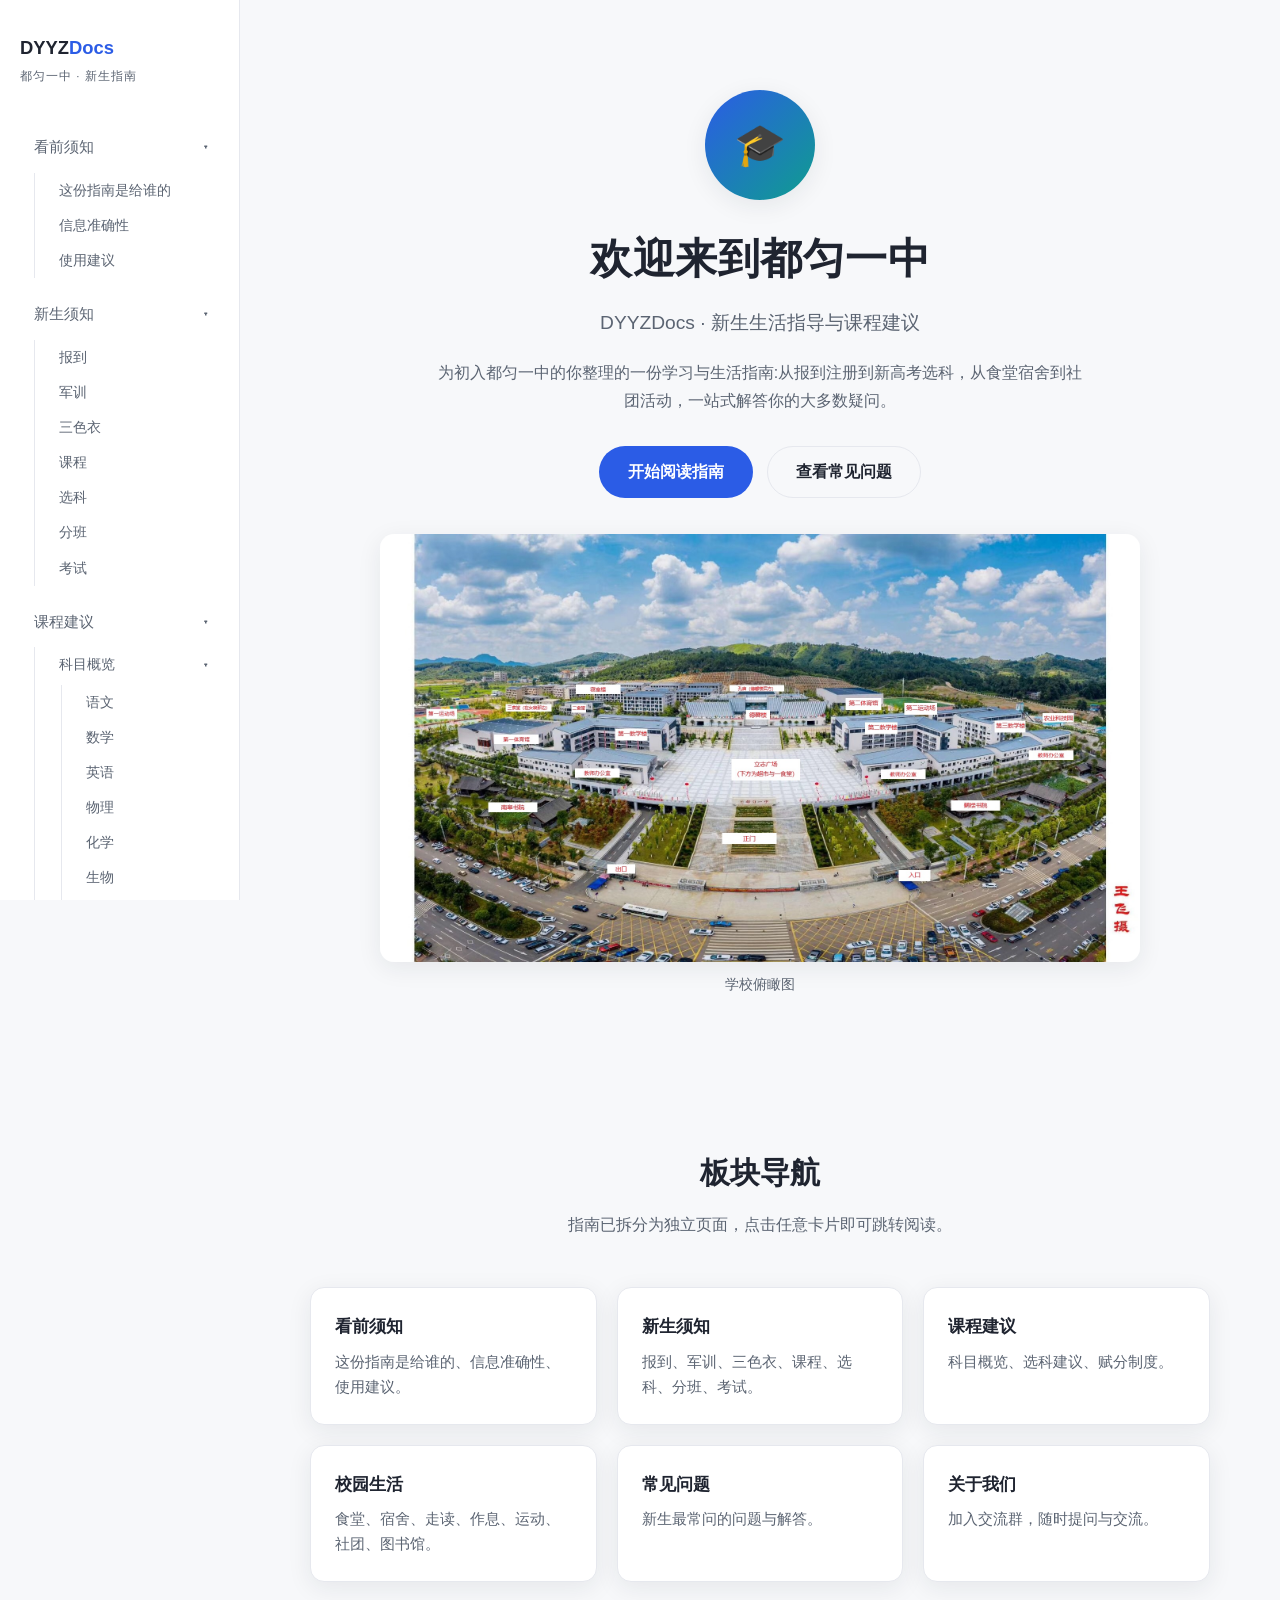
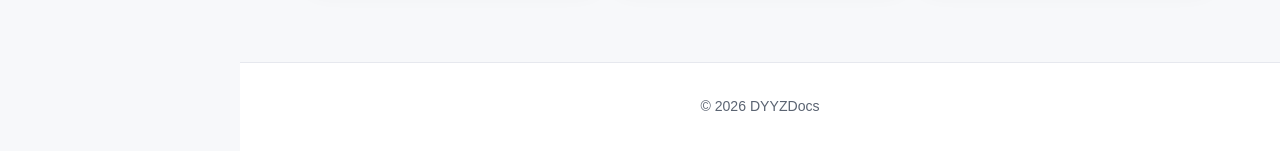
<file: index.html>
﻿<!DOCTYPE html>
<html lang="zh-CN">
<head>
<meta charset="UTF-8">
<meta name="viewport" content="width=device-width, initial-scale=1.0">
<meta name="description" content="都匀一中新生生活指南">
<title>DYYZDocs</title>
<link rel="icon" href="favicon.ico" type="image/x-icon">
<link rel="stylesheet" href="style.css">
</head>
<body><!-- ===== 左侧导航栏 ===== -->
<nav id="sideNav">
  <div class="inner">
    <div class="nav-head">
      <a href="index.html" class="logo">DYYZ<span>Docs</span></a>
      <button class="nav-close" onclick="closeNav()" aria-label="关闭菜单">✕</button>
    </div>
    <div class="nav-tag">都匀一中 · 新生指南</div>
    <ul class="nav-links" id="navLinks">
      <li class="nav-group open">
        <div class="nav-group-head">
          <a href="preread.html">看前须知</a>
          <button class="nav-group-toggle" onclick="toggleGroup(this)" aria-label="折叠">▸</button>
        </div>
        <ul class="nav-sublinks">
          <li><a href="preread.html#preread-audience">这份指南是给谁的</a></li>
          <li><a href="preread.html#preread-accuracy">信息准确性</a></li>
          <li><a href="preread.html#preread-howto">使用建议</a></li>
        </ul>
      </li>
      <li class="nav-group open">
        <div class="nav-group-head">
          <a href="essentials.html">新生须知</a>
          <button class="nav-group-toggle" onclick="toggleGroup(this)" aria-label="折叠">▸</button>
        </div>
        <ul class="nav-sublinks">
          <li><a href="essentials.html#es-report">报到</a></li>
          <li><a href="essentials.html#es-military">军训</a></li>
          <li><a href="essentials.html#es-uniform">三色衣</a></li>
          <li><a href="essentials.html#es-course">课程</a></li>
          <li><a href="essentials.html#es-subject">选科</a></li>
          <li><a href="essentials.html#es-class">分班</a></li>
          <li><a href="essentials.html#es-exam">考试</a></li>
        </ul>
      </li>
      <li class="nav-group open">
        <div class="nav-group-head">
          <a href="courses.html">课程建议</a>
          <button class="nav-group-toggle" onclick="toggleGroup(this)" aria-label="折叠">▸</button>
        </div>
        <ul class="nav-sublinks">
          <li class="nav-group open">
            <div class="nav-group-head">
              <a href="courses.html#course-subjects">科目概览</a>
              <button class="nav-group-toggle" onclick="toggleGroup(this)" aria-label="折叠">▸</button>
            </div>
            <ul class="nav-sublinks">
              <li><a href="courses.html#sub-yuwen">语文</a></li>
              <li><a href="courses.html#sub-shuxue">数学</a></li>
              <li><a href="courses.html#sub-yingyu">英语</a></li>
              <li><a href="courses.html#sub-wuli">物理</a></li>
              <li><a href="courses.html#sub-huaxue">化学</a></li>
              <li><a href="courses.html#sub-shengwu">生物</a></li>
              <li><a href="courses.html#sub-zhengzhi">政治</a></li>
              <li><a href="courses.html#sub-lishi">历史</a></li>
              <li><a href="courses.html#sub-dili">地理</a></li>
            </ul>
          </li>
          <li><a href="courses.html#course-select">选科建议</a></li>
          <li><a href="courses.html#course-score">赋分制度</a></li>
        </ul>
      </li>
      <li class="nav-group open">
        <div class="nav-group-head">
          <a href="life.html">校园生活</a>
          <button class="nav-group-toggle" onclick="toggleGroup(this)" aria-label="折叠">▸</button>
        </div>
        <ul class="nav-sublinks">
          <li><a href="life.html#life-canteen">食堂与餐饮</a></li>
          <li><a href="life.html#life-dorm">宿舍生活</a></li>
          <li><a href="life.html#life-day">走读</a></li>
          <li><a href="life.html#life-schedule">作息时间</a></li>
          <li><a href="life.html#life-sports">运动场地</a></li>
          <li><a href="life.html#life-club">社团与活动</a></li>
          <li><a href="life.html#life-library">图书馆</a></li>
        </ul>
      </li>
      <li class="nav-group open">
        <div class="nav-group-head">
          <a href="faq.html">常见问题</a>
          <button class="nav-group-toggle" onclick="toggleGroup(this)" aria-label="折叠">▸</button>
        </div>
        <ul class="nav-sublinks">
          <li><a href="faq.html#faq-dorm">住宿如何分配?</a></li>
          <li><a href="faq.html#faq-canteen">食堂如何收费?</a></li>
          <li><a href="faq.html#faq-help">遇到问题找谁?</a></li>
        </ul>
      </li>
      <li class="nav-group open">
        <div class="nav-group-head">
          <a href="about.html">关于我们</a>
          <button class="nav-group-toggle" onclick="toggleGroup(this)" aria-label="折叠">▸</button>
        </div>
        <ul class="nav-sublinks">
          <li><a href="about.html#au-qqgroup">QQ群</a></li>
          <li><a href="about.html#au-editor">编辑人</a></li>
        </ul>
      </li>
    </ul>
    <div class="nav-foot">
      <button class="sidebar-collapse" onclick="toggleSidebar()" aria-label="收起侧边栏">« 收起侧边栏</button>
    </div>
  </div>
</nav>

<!-- 移动端:打开按钮 + 遮罩;桌面端:侧边栏收起后浮现的展开按钮 -->
<button class="hamburger" onclick="openNav()" aria-label="打开菜单">☰</button>
<button class="sidebar-open" onclick="toggleSidebar()" aria-label="展开侧边栏">»</button>
<div class="overlay" id="overlay" onclick="closeNav()"></div><!-- ===== Hero ===== -->
<header class="hero" id="top">
  <div class="container">
    <div class="avatar">🎓</div>
    <h1>欢迎来到都匀一中</h1>
    <p class="subtitle">DYYZDocs · 新生生活指导与课程建议</p>
    <p class="intro">为初入都匀一中的你整理的一份学习与生活指南:从报到注册到新高考选科，从食堂宿舍到社团活动，一站式解答你的大多数疑问。</p>
    <div class="hero-actions">
      <a href="preread.html" class="btn btn-primary">开始阅读指南</a>
      <a href="faq.html" class="btn btn-ghost">查看常见问题</a>
    </div>
    <img src="dyyz.png" alt="都匀一中学校俯瞰图" class="school-aerial">
    <p class="school-aerial-cap">学校俯瞰图</p>
  </div>
</header><!-- ===== 板块导航 ===== -->
<section id="sections">
  <div class="container">
    <h2 class="section-title">板块导航</h2>
    <p class="section-sub">指南已拆分为独立页面，点击任意卡片即可跳转阅读。</p>
    <div class="cards">
      <a class="card" href="preread.html"><h3>看前须知</h3><p>这份指南是给谁的、信息准确性、使用建议。</p></a>
      <a class="card" href="essentials.html"><h3>新生须知</h3><p>报到、军训、三色衣、课程、选科、分班、考试。</p></a>
      <a class="card" href="courses.html"><h3>课程建议</h3><p>科目概览、选科建议、赋分制度。</p></a>
      <a class="card" href="life.html"><h3>校园生活</h3><p>食堂、宿舍、走读、作息、运动、社团、图书馆。</p></a>
      <a class="card" href="faq.html"><h3>常见问题</h3><p>新生最常问的问题与解答。</p></a>
      <a class="card" href="about.html"><h3>关于我们</h3><p>加入交流群，随时提问与交流。</p></a>
    </div>
  </div>
</section><footer>
  © 2026 DYYZDocs
</footer>

<script src="script.js"></script>
</body>
</html>
</file>
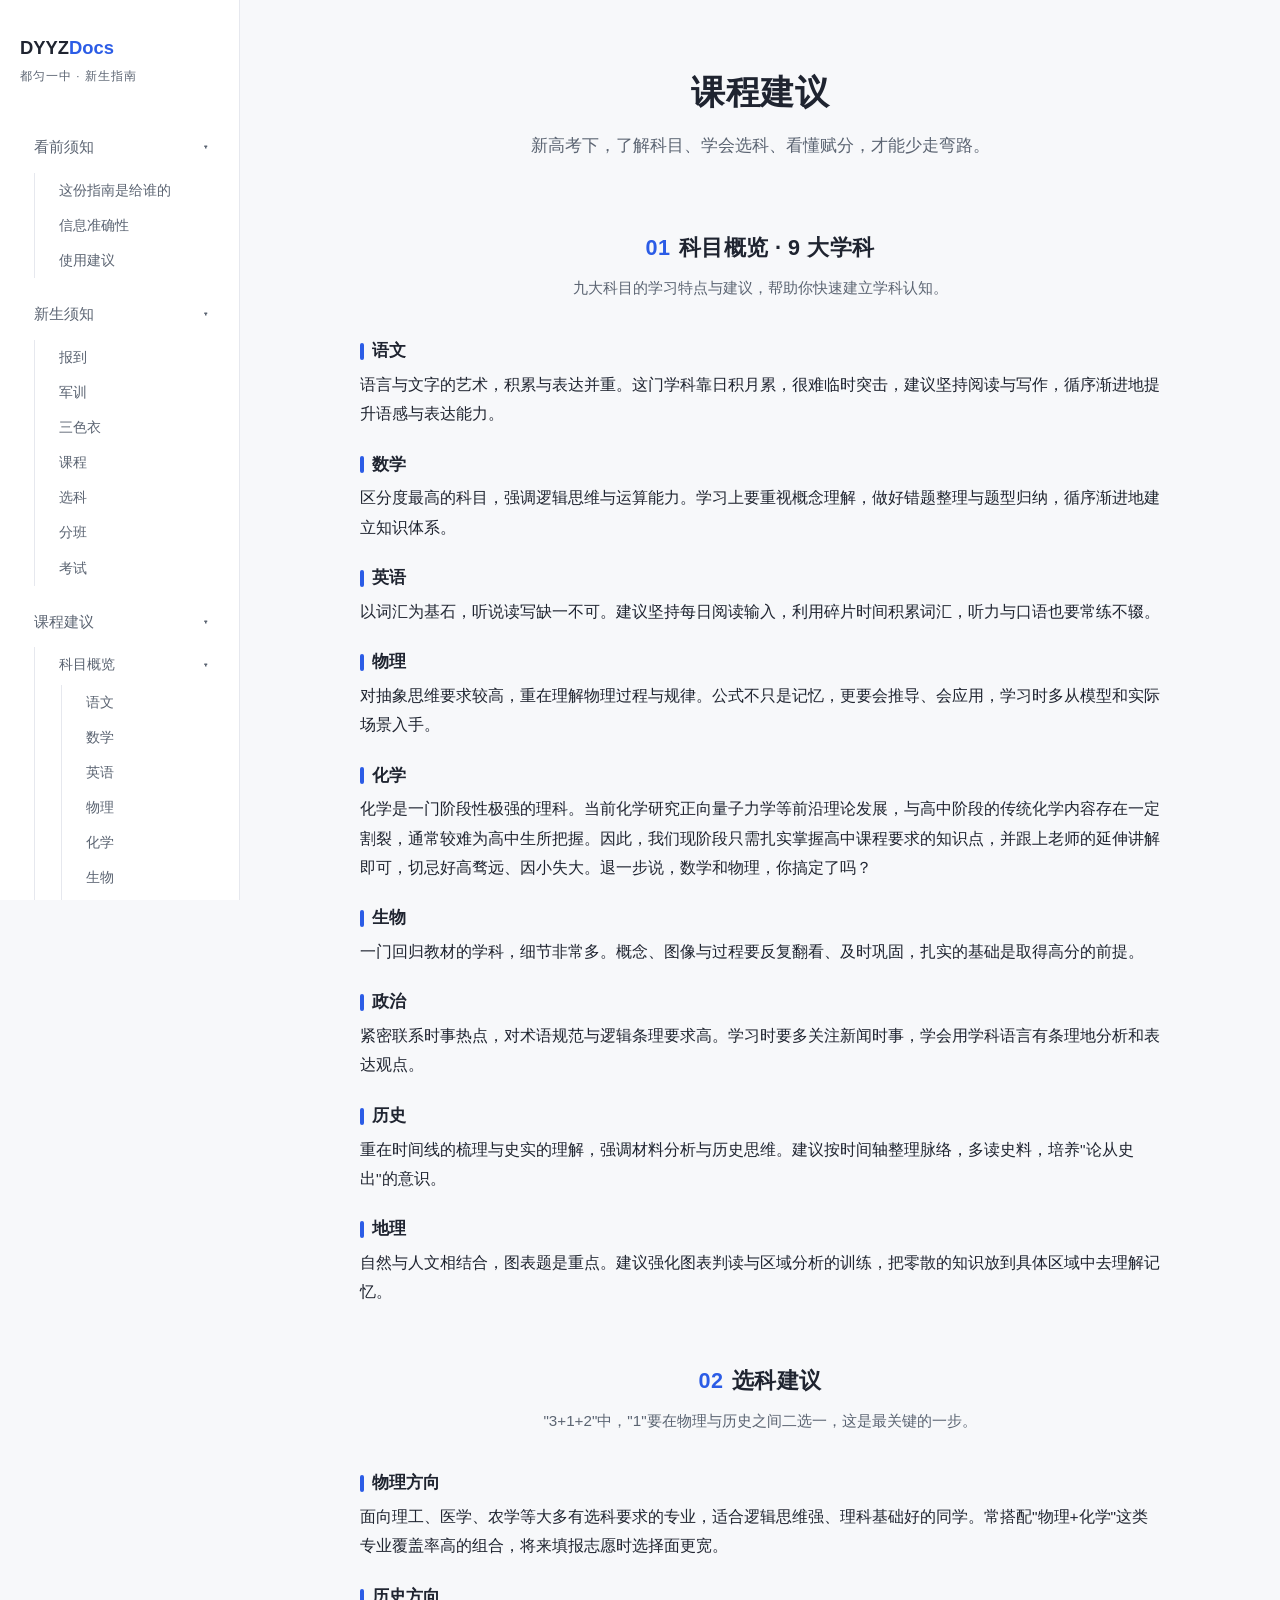
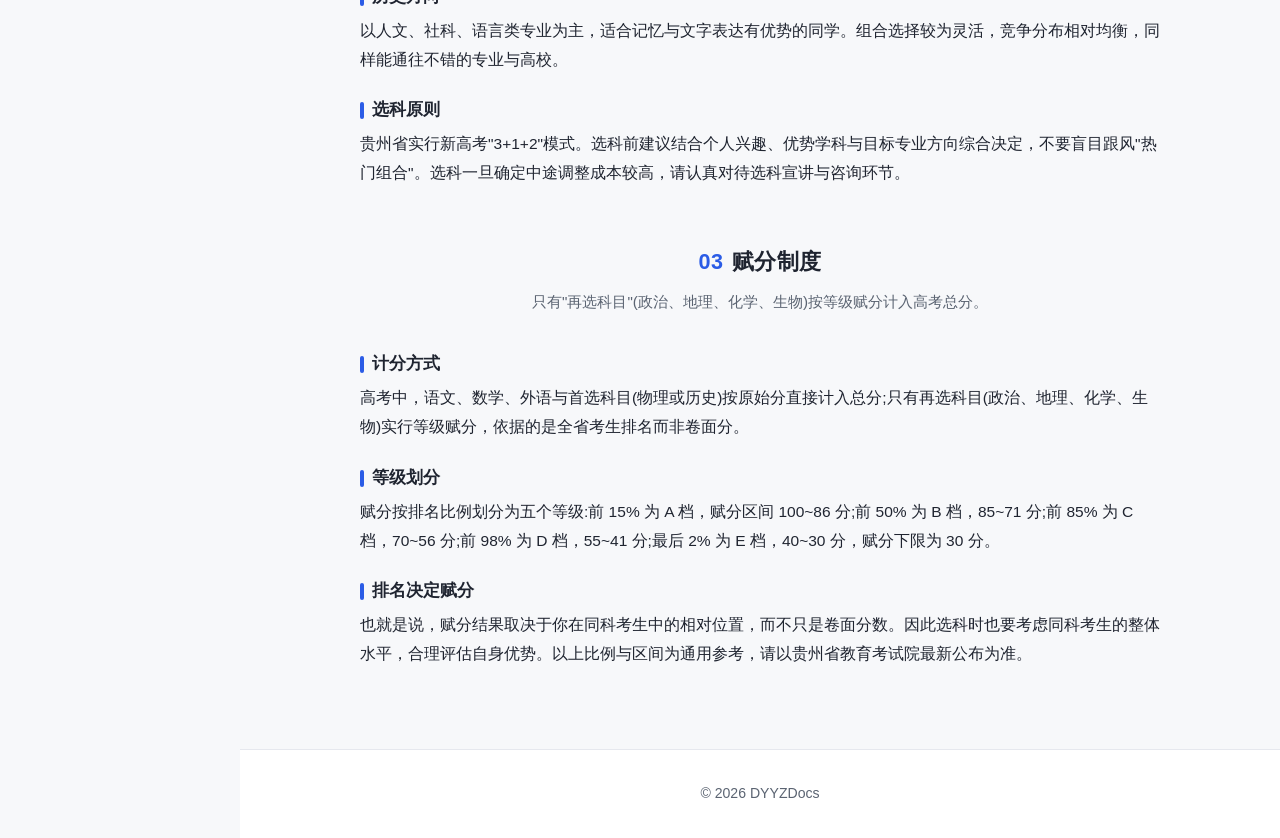
<file: courses.html>
﻿<!DOCTYPE html>
<html lang="zh-CN">
<head>
<meta charset="UTF-8">
<meta name="viewport" content="width=device-width, initial-scale=1.0">
<meta name="description" content="都匀一中新生指南 · 课程建议">
<title>课程建议 - DYYZDocs</title>
<link rel="icon" href="favicon.ico" type="image/x-icon">
<link rel="stylesheet" href="style.css">
</head>
<body><!-- ===== 左侧导航栏 ===== -->
<nav id="sideNav">
  <div class="inner">
    <div class="nav-head">
      <a href="index.html" class="logo">DYYZ<span>Docs</span></a>
      <button class="nav-close" onclick="closeNav()" aria-label="关闭菜单">✕</button>
    </div>
    <div class="nav-tag">都匀一中 · 新生指南</div>
    <ul class="nav-links" id="navLinks">
      <li class="nav-group open">
        <div class="nav-group-head">
          <a href="preread.html">看前须知</a>
          <button class="nav-group-toggle" onclick="toggleGroup(this)" aria-label="折叠">▸</button>
        </div>
        <ul class="nav-sublinks">
          <li><a href="preread.html#preread-audience">这份指南是给谁的</a></li>
          <li><a href="preread.html#preread-accuracy">信息准确性</a></li>
          <li><a href="preread.html#preread-howto">使用建议</a></li>
        </ul>
      </li>
      <li class="nav-group open">
        <div class="nav-group-head">
          <a href="essentials.html">新生须知</a>
          <button class="nav-group-toggle" onclick="toggleGroup(this)" aria-label="折叠">▸</button>
        </div>
        <ul class="nav-sublinks">
          <li><a href="essentials.html#es-report">报到</a></li>
          <li><a href="essentials.html#es-military">军训</a></li>
          <li><a href="essentials.html#es-uniform">三色衣</a></li>
          <li><a href="essentials.html#es-course">课程</a></li>
          <li><a href="essentials.html#es-subject">选科</a></li>
          <li><a href="essentials.html#es-class">分班</a></li>
          <li><a href="essentials.html#es-exam">考试</a></li>
        </ul>
      </li>
      <li class="nav-group open">
        <div class="nav-group-head">
          <a href="courses.html">课程建议</a>
          <button class="nav-group-toggle" onclick="toggleGroup(this)" aria-label="折叠">▸</button>
        </div>
        <ul class="nav-sublinks">
          <li class="nav-group open">
            <div class="nav-group-head">
              <a href="courses.html#course-subjects">科目概览</a>
              <button class="nav-group-toggle" onclick="toggleGroup(this)" aria-label="折叠">▸</button>
            </div>
            <ul class="nav-sublinks">
              <li><a href="courses.html#sub-yuwen">语文</a></li>
              <li><a href="courses.html#sub-shuxue">数学</a></li>
              <li><a href="courses.html#sub-yingyu">英语</a></li>
              <li><a href="courses.html#sub-wuli">物理</a></li>
              <li><a href="courses.html#sub-huaxue">化学</a></li>
              <li><a href="courses.html#sub-shengwu">生物</a></li>
              <li><a href="courses.html#sub-zhengzhi">政治</a></li>
              <li><a href="courses.html#sub-lishi">历史</a></li>
              <li><a href="courses.html#sub-dili">地理</a></li>
            </ul>
          </li>
          <li><a href="courses.html#course-select">选科建议</a></li>
          <li><a href="courses.html#course-score">赋分制度</a></li>
        </ul>
      </li>
      <li class="nav-group open">
        <div class="nav-group-head">
          <a href="life.html">校园生活</a>
          <button class="nav-group-toggle" onclick="toggleGroup(this)" aria-label="折叠">▸</button>
        </div>
        <ul class="nav-sublinks">
          <li><a href="life.html#life-canteen">食堂与餐饮</a></li>
          <li><a href="life.html#life-dorm">宿舍生活</a></li>
          <li><a href="life.html#life-day">走读</a></li>
          <li><a href="life.html#life-schedule">作息时间</a></li>
          <li><a href="life.html#life-sports">运动场地</a></li>
          <li><a href="life.html#life-club">社团与活动</a></li>
          <li><a href="life.html#life-library">图书馆</a></li>
        </ul>
      </li>
      <li class="nav-group open">
        <div class="nav-group-head">
          <a href="faq.html">常见问题</a>
          <button class="nav-group-toggle" onclick="toggleGroup(this)" aria-label="折叠">▸</button>
        </div>
        <ul class="nav-sublinks">
          <li><a href="faq.html#faq-dorm">住宿如何分配?</a></li>
          <li><a href="faq.html#faq-canteen">食堂如何收费?</a></li>
          <li><a href="faq.html#faq-help">遇到问题找谁?</a></li>
        </ul>
      </li>
      <li class="nav-group open">
        <div class="nav-group-head">
          <a href="about.html">关于我们</a>
          <button class="nav-group-toggle" onclick="toggleGroup(this)" aria-label="折叠">▸</button>
        </div>
        <ul class="nav-sublinks">
          <li><a href="about.html#au-qqgroup">QQ群</a></li>
          <li><a href="about.html#au-editor">编辑人</a></li>
        </ul>
      </li>
    </ul>
    <div class="nav-foot">
      <button class="sidebar-collapse" onclick="toggleSidebar()" aria-label="收起侧边栏">« 收起侧边栏</button>
    </div>
  </div>
</nav>

<!-- 移动端:打开按钮 + 遮罩;桌面端:侧边栏收起后浮现的展开按钮 -->
<button class="hamburger" onclick="openNav()" aria-label="打开菜单">☰</button>
<button class="sidebar-open" onclick="toggleSidebar()" aria-label="展开侧边栏">»</button>
<div class="overlay" id="overlay" onclick="closeNav()"></div><header class="page-hero" id="top">
  <div class="container">
    <h1>课程建议</h1>
    <p class="subtitle">新高考下，了解科目、学会选科、看懂赋分，才能少走弯路。</p>
  </div>
</header><main>
<section id="courses">
  <div class="container">

    <!-- 1. 科目概览 -->
    <h3 class="sub-title" id="course-subjects"><span class="num">01</span>科目概览 · 9 大学科</h3>
    <p class="sub-sub">九大科目的学习特点与建议，帮助你快速建立学科认知。</p>
    <div class="plain-text">
      <h4 id="sub-yuwen">语文</h4>
      <p>语言与文字的艺术，积累与表达并重。这门学科靠日积月累，很难临时突击，建议坚持阅读与写作，循序渐进地提升语感与表达能力。</p>
      <h4 id="sub-shuxue">数学</h4>
      <p>区分度最高的科目，强调逻辑思维与运算能力。学习上要重视概念理解，做好错题整理与题型归纳，循序渐进地建立知识体系。</p>
      <h4 id="sub-yingyu">英语</h4>
      <p>以词汇为基石，听说读写缺一不可。建议坚持每日阅读输入，利用碎片时间积累词汇，听力与口语也要常练不辍。</p>
      <h4 id="sub-wuli">物理</h4>
      <p>对抽象思维要求较高，重在理解物理过程与规律。公式不只是记忆，更要会推导、会应用，学习时多从模型和实际场景入手。</p>
      <h4 id="sub-huaxue">化学</h4>
      <p>化学是一门阶段性极强的理科。当前化学研究正向量子力学等前沿理论发展，与高中阶段的传统化学内容存在一定割裂，通常较难为高中生所把握。因此，我们现阶段只需扎实掌握高中课程要求的知识点，并跟上老师的延伸讲解即可，切忌好高骛远、因小失大。退一步说，数学和物理，你搞定了吗？</p>
      <h4 id="sub-shengwu">生物</h4>
      <p>一门回归教材的学科，细节非常多。概念、图像与过程要反复翻看、及时巩固，扎实的基础是取得高分的前提。</p>
      <h4 id="sub-zhengzhi">政治</h4>
      <p>紧密联系时事热点，对术语规范与逻辑条理要求高。学习时要多关注新闻时事，学会用学科语言有条理地分析和表达观点。</p>
      <h4 id="sub-lishi">历史</h4>
      <p>重在时间线的梳理与史实的理解，强调材料分析与历史思维。建议按时间轴整理脉络，多读史料，培养"论从史出"的意识。</p>
      <h4 id="sub-dili">地理</h4>
      <p>自然与人文相结合，图表题是重点。建议强化图表判读与区域分析的训练，把零散的知识放到具体区域中去理解记忆。</p>
    </div>

    <!-- 2. 选科建议 -->
    <h3 class="sub-title" id="course-select"><span class="num">02</span>选科建议</h3>
    <p class="sub-sub">"3+1+2"中，"1"要在物理与历史之间二选一，这是最关键的一步。</p>
    <div class="plain-text">
      <h4>物理方向</h4>
      <p>面向理工、医学、农学等大多有选科要求的专业，适合逻辑思维强、理科基础好的同学。常搭配"物理+化学"这类专业覆盖率高的组合，将来填报志愿时选择面更宽。</p>
      <h4>历史方向</h4>
      <p>以人文、社科、语言类专业为主，适合记忆与文字表达有优势的同学。组合选择较为灵活，竞争分布相对均衡，同样能通往不错的专业与高校。</p>
      <h4>选科原则</h4>
      <p>贵州省实行新高考"3+1+2"模式。选科前建议结合个人兴趣、优势学科与目标专业方向综合决定，不要盲目跟风"热门组合"。选科一旦确定中途调整成本较高，请认真对待选科宣讲与咨询环节。</p>
    </div>

    <!-- 3. 赋分制度 -->
    <h3 class="sub-title" id="course-score"><span class="num">03</span>赋分制度</h3>
    <p class="sub-sub">只有"再选科目"(政治、地理、化学、生物)按等级赋分计入高考总分。</p>
    <div class="plain-text">
      <h4>计分方式</h4>
      <p>高考中，语文、数学、外语与首选科目(物理或历史)按原始分直接计入总分;只有再选科目(政治、地理、化学、生物)实行等级赋分，依据的是全省考生排名而非卷面分。</p>
      <h4>等级划分</h4>
      <p>赋分按排名比例划分为五个等级:前 15% 为 A 档，赋分区间 100~86 分;前 50% 为 B 档，85~71 分;前 85% 为 C 档，70~56 分;前 98% 为 D 档，55~41 分;最后 2% 为 E 档，40~30 分，赋分下限为 30 分。</p>
      <h4>排名决定赋分</h4>
      <p>也就是说，赋分结果取决于你在同科考生中的相对位置，而不只是卷面分数。因此选科时也要考虑同科考生的整体水平，合理评估自身优势。以上比例与区间为通用参考，请以贵州省教育考试院最新公布为准。</p>
    </div>

  </div>
</section></main><footer>
  © 2026 DYYZDocs
</footer>

<script src="script.js"></script>
</body>
</html>
</file>
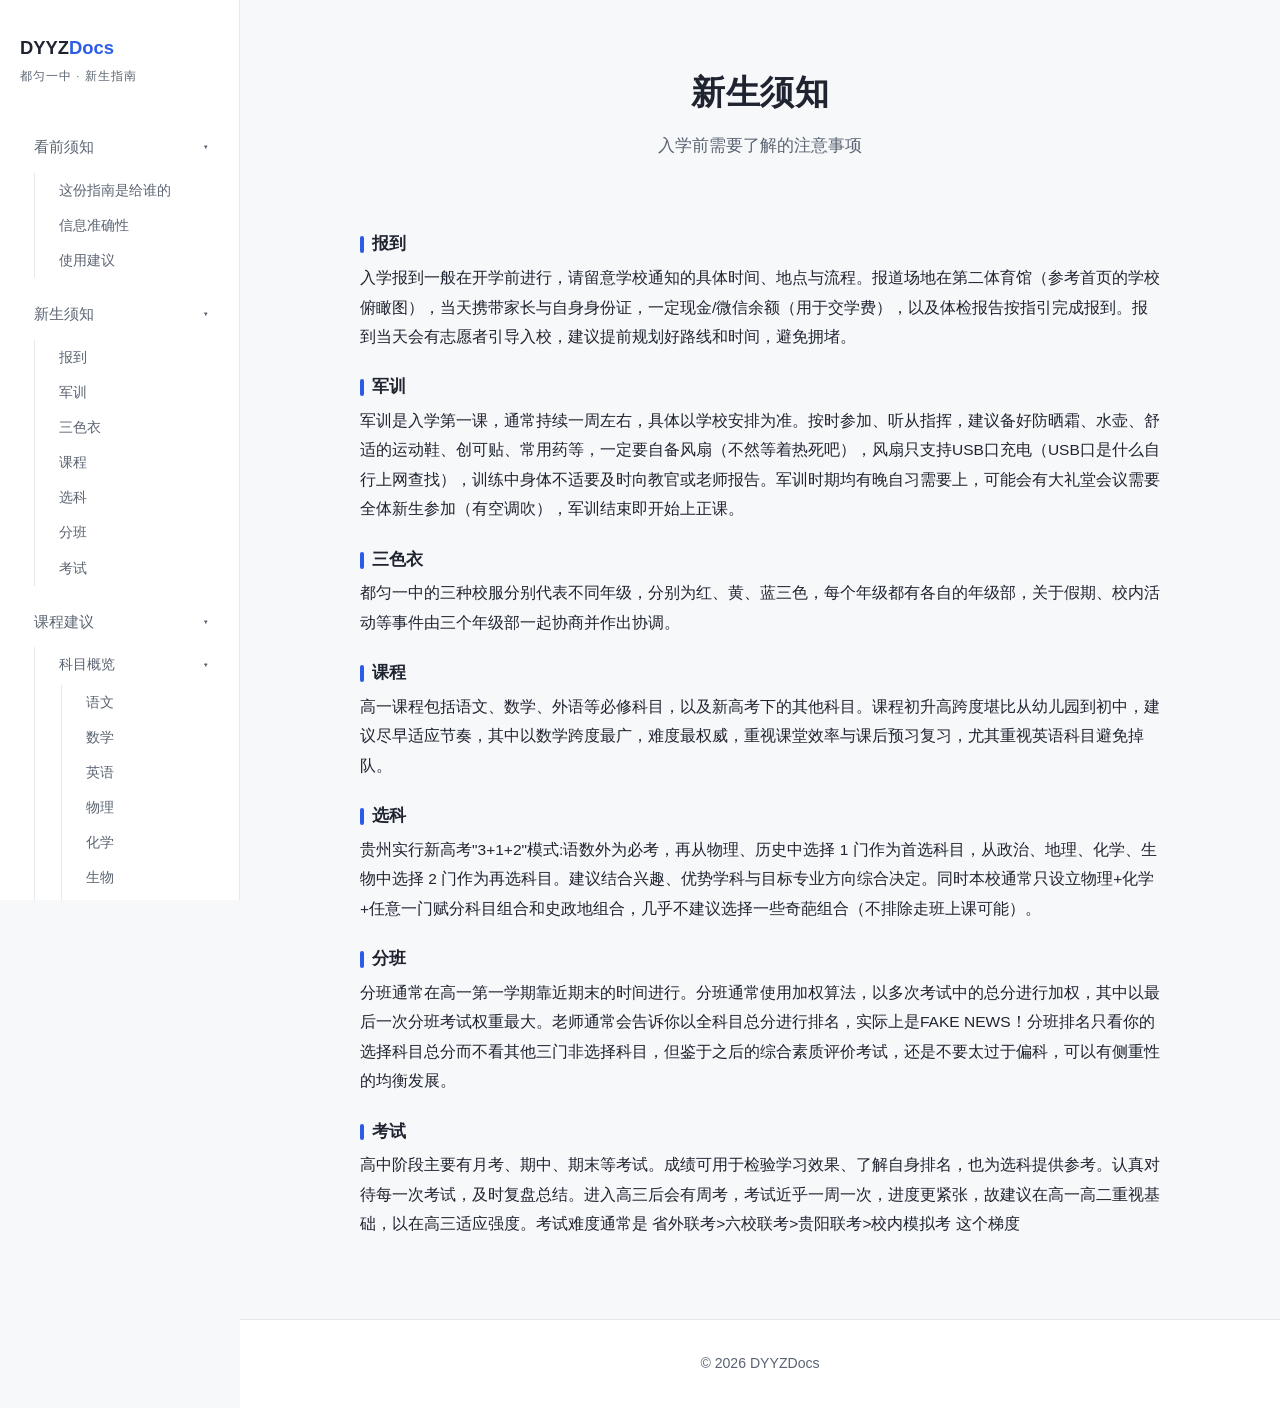
<file: essentials.html>
﻿<!DOCTYPE html>
<html lang="zh-CN">
<head>
<meta charset="UTF-8">
<meta name="viewport" content="width=device-width, initial-scale=1.0">
<meta name="description" content="都匀一中新生指南 · 新生须知">
<title>新生须知 - DYYZDocs</title>
<link rel="icon" href="favicon.ico" type="image/x-icon">
<link rel="stylesheet" href="style.css">
</head>
<body><!-- ===== 左侧导航栏 ===== -->
<nav id="sideNav">
  <div class="inner">
    <div class="nav-head">
      <a href="index.html" class="logo">DYYZ<span>Docs</span></a>
      <button class="nav-close" onclick="closeNav()" aria-label="关闭菜单">✕</button>
    </div>
    <div class="nav-tag">都匀一中 · 新生指南</div>
    <ul class="nav-links" id="navLinks">
      <li class="nav-group open">
        <div class="nav-group-head">
          <a href="preread.html">看前须知</a>
          <button class="nav-group-toggle" onclick="toggleGroup(this)" aria-label="折叠">▸</button>
        </div>
        <ul class="nav-sublinks">
          <li><a href="preread.html#preread-audience">这份指南是给谁的</a></li>
          <li><a href="preread.html#preread-accuracy">信息准确性</a></li>
          <li><a href="preread.html#preread-howto">使用建议</a></li>
        </ul>
      </li>
      <li class="nav-group open">
        <div class="nav-group-head">
          <a href="essentials.html">新生须知</a>
          <button class="nav-group-toggle" onclick="toggleGroup(this)" aria-label="折叠">▸</button>
        </div>
        <ul class="nav-sublinks">
          <li><a href="essentials.html#es-report">报到</a></li>
          <li><a href="essentials.html#es-military">军训</a></li>
          <li><a href="essentials.html#es-uniform">三色衣</a></li>
          <li><a href="essentials.html#es-course">课程</a></li>
          <li><a href="essentials.html#es-subject">选科</a></li>
          <li><a href="essentials.html#es-class">分班</a></li>
          <li><a href="essentials.html#es-exam">考试</a></li>
        </ul>
      </li>
      <li class="nav-group open">
        <div class="nav-group-head">
          <a href="courses.html">课程建议</a>
          <button class="nav-group-toggle" onclick="toggleGroup(this)" aria-label="折叠">▸</button>
        </div>
        <ul class="nav-sublinks">
          <li class="nav-group open">
            <div class="nav-group-head">
              <a href="courses.html#course-subjects">科目概览</a>
              <button class="nav-group-toggle" onclick="toggleGroup(this)" aria-label="折叠">▸</button>
            </div>
            <ul class="nav-sublinks">
              <li><a href="courses.html#sub-yuwen">语文</a></li>
              <li><a href="courses.html#sub-shuxue">数学</a></li>
              <li><a href="courses.html#sub-yingyu">英语</a></li>
              <li><a href="courses.html#sub-wuli">物理</a></li>
              <li><a href="courses.html#sub-huaxue">化学</a></li>
              <li><a href="courses.html#sub-shengwu">生物</a></li>
              <li><a href="courses.html#sub-zhengzhi">政治</a></li>
              <li><a href="courses.html#sub-lishi">历史</a></li>
              <li><a href="courses.html#sub-dili">地理</a></li>
            </ul>
          </li>
          <li><a href="courses.html#course-select">选科建议</a></li>
          <li><a href="courses.html#course-score">赋分制度</a></li>
        </ul>
      </li>
      <li class="nav-group open">
        <div class="nav-group-head">
          <a href="life.html">校园生活</a>
          <button class="nav-group-toggle" onclick="toggleGroup(this)" aria-label="折叠">▸</button>
        </div>
        <ul class="nav-sublinks">
          <li><a href="life.html#life-canteen">食堂与餐饮</a></li>
          <li><a href="life.html#life-dorm">宿舍生活</a></li>
          <li><a href="life.html#life-day">走读</a></li>
          <li><a href="life.html#life-schedule">作息时间</a></li>
          <li><a href="life.html#life-sports">运动场地</a></li>
          <li><a href="life.html#life-club">社团与活动</a></li>
          <li><a href="life.html#life-library">图书馆</a></li>
        </ul>
      </li>
      <li class="nav-group open">
        <div class="nav-group-head">
          <a href="faq.html">常见问题</a>
          <button class="nav-group-toggle" onclick="toggleGroup(this)" aria-label="折叠">▸</button>
        </div>
        <ul class="nav-sublinks">
          <li><a href="faq.html#faq-dorm">住宿如何分配?</a></li>
          <li><a href="faq.html#faq-canteen">食堂如何收费?</a></li>
          <li><a href="faq.html#faq-help">遇到问题找谁?</a></li>
        </ul>
      </li>
      <li class="nav-group open">
        <div class="nav-group-head">
          <a href="about.html">关于我们</a>
          <button class="nav-group-toggle" onclick="toggleGroup(this)" aria-label="折叠">▸</button>
        </div>
        <ul class="nav-sublinks">
          <li><a href="about.html#au-qqgroup">QQ群</a></li>
          <li><a href="about.html#au-editor">编辑人</a></li>
        </ul>
      </li>
    </ul>
    <div class="nav-foot">
      <button class="sidebar-collapse" onclick="toggleSidebar()" aria-label="收起侧边栏">« 收起侧边栏</button>
    </div>
  </div>
</nav>

<!-- 移动端:打开按钮 + 遮罩;桌面端:侧边栏收起后浮现的展开按钮 -->
<button class="hamburger" onclick="openNav()" aria-label="打开菜单">☰</button>
<button class="sidebar-open" onclick="toggleSidebar()" aria-label="展开侧边栏">»</button>
<div class="overlay" id="overlay" onclick="closeNav()"></div><header class="page-hero" id="top">
  <div class="container">
    <h1>新生须知</h1>
    <p class="subtitle">入学前需要了解的注意事项</p>
  </div>
</header><main>
<section id="essentials">
  <div class="container">
    <div class="plain-text">
      <h4 id="es-report">报到</h4>
      <p>入学报到一般在开学前进行，请留意学校通知的具体时间、地点与流程。报道场地在第二体育馆（参考首页的学校俯瞰图），当天携带家长与自身身份证，一定现金/微信余额（用于交学费），以及体检报告按指引完成报到。报到当天会有志愿者引导入校，建议提前规划好路线和时间，避免拥堵。</p>
      <h4 id="es-military">军训</h4>
      <p>军训是入学第一课，通常持续一周左右，具体以学校安排为准。按时参加、听从指挥，建议备好防晒霜、水壶、舒适的运动鞋、创可贴、常用药等，一定要自备风扇（不然等着热死吧），风扇只支持USB口充电（USB口是什么自行上网查找），训练中身体不适要及时向教官或老师报告。军训时期均有晚自习需要上，可能会有大礼堂会议需要全体新生参加（有空调吹），军训结束即开始上正课。</p>
      <h4 id="es-uniform">三色衣</h4>
      <p>都匀一中的三种校服分别代表不同年级，分别为红、黄、蓝三色，每个年级都有各自的年级部，关于假期、校内活动等事件由三个年级部一起协商并作出协调。</p>
      <h4 id="es-course">课程</h4>
      <p>高一课程包括语文、数学、外语等必修科目，以及新高考下的其他科目。课程初升高跨度堪比从幼儿园到初中，建议尽早适应节奏，其中以数学跨度最广，难度最权威，重视课堂效率与课后预习复习，尤其重视英语科目避免掉队。</p>
      <h4 id="es-subject">选科</h4>
      <p>贵州实行新高考"3+1+2"模式:语数外为必考，再从物理、历史中选择 1 门作为首选科目，从政治、地理、化学、生物中选择 2 门作为再选科目。建议结合兴趣、优势学科与目标专业方向综合决定。同时本校通常只设立物理+化学+任意一门赋分科目组合和史政地组合，几乎不建议选择一些奇葩组合（不排除走班上课可能）。</p>
      <h4 id="es-class">分班</h4>
      <p>分班通常在高一第一学期靠近期末的时间进行。分班通常使用加权算法，以多次考试中的总分进行加权，其中以最后一次分班考试权重最大。老师通常会告诉你以全科目总分进行排名，实际上是FAKE NEWS！分班排名只看你的选择科目总分而不看其他三门非选择科目，但鉴于之后的综合素质评价考试，还是不要太过于偏科，可以有侧重性的均衡发展。</p>
      <h4 id="es-exam">考试</h4>
      <p>高中阶段主要有月考、期中、期末等考试。成绩可用于检验学习效果、了解自身排名，也为选科提供参考。认真对待每一次考试，及时复盘总结。进入高三后会有周考，考试近乎一周一次，进度更紧张，故建议在高一高二重视基础，以在高三适应强度。考试难度通常是 省外联考>六校联考>贵阳联考>校内模拟考 这个梯度</p>
    </div>
  </div>
</section></main><footer>
  © 2026 DYYZDocs
</footer>

<script src="script.js"></script>
</body>
</html>
</file>
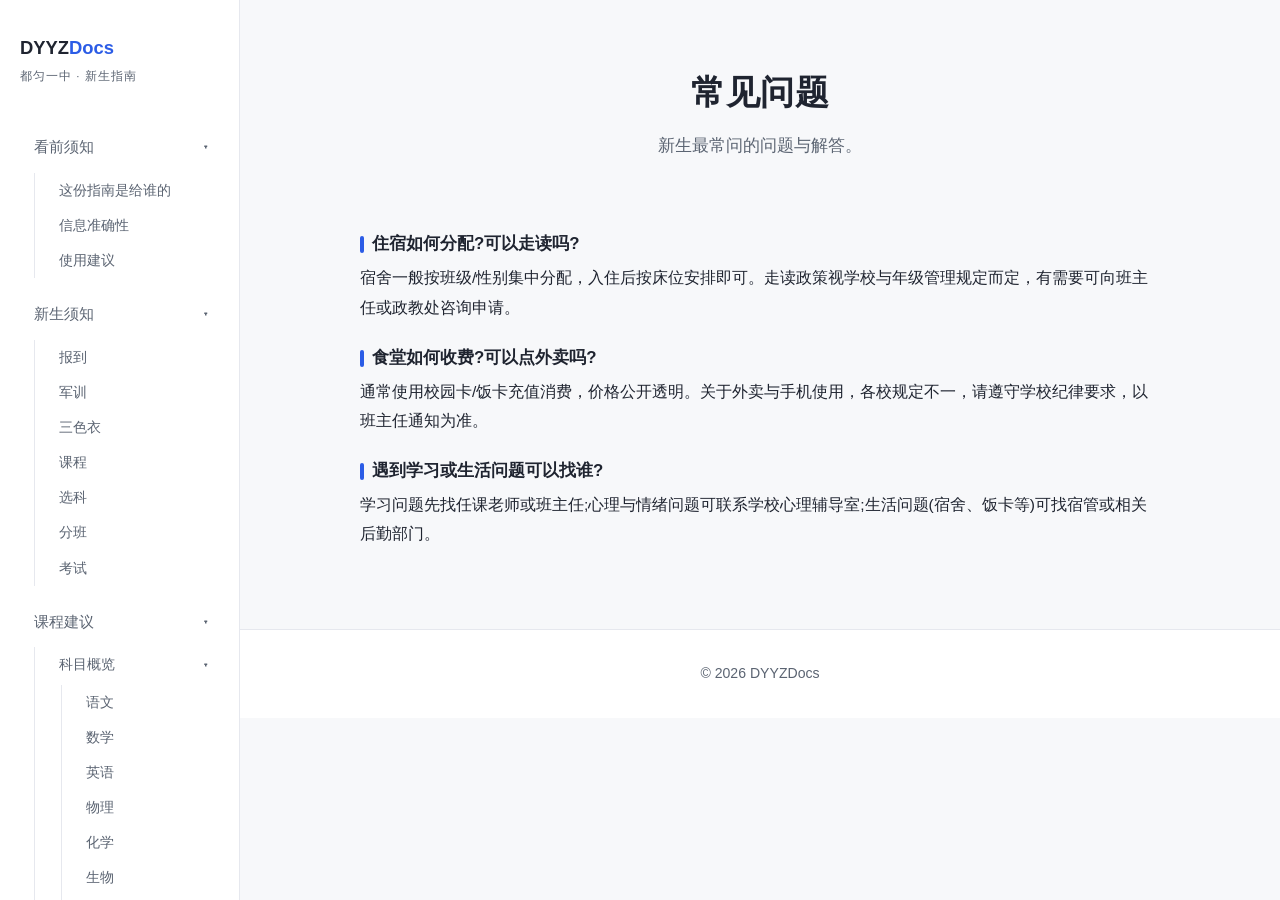
<file: faq.html>
﻿<!DOCTYPE html>
<html lang="zh-CN">
<head>
<meta charset="UTF-8">
<meta name="viewport" content="width=device-width, initial-scale=1.0">
<meta name="description" content="都匀一中新生指南 · 常见问题">
<title>常见问题 - DYYZDocs</title>
<link rel="icon" href="favicon.ico" type="image/x-icon">
<link rel="stylesheet" href="style.css">
</head>
<body><!-- ===== 左侧导航栏 ===== -->
<nav id="sideNav">
  <div class="inner">
    <div class="nav-head">
      <a href="index.html" class="logo">DYYZ<span>Docs</span></a>
      <button class="nav-close" onclick="closeNav()" aria-label="关闭菜单">✕</button>
    </div>
    <div class="nav-tag">都匀一中 · 新生指南</div>
    <ul class="nav-links" id="navLinks">
      <li class="nav-group open">
        <div class="nav-group-head">
          <a href="preread.html">看前须知</a>
          <button class="nav-group-toggle" onclick="toggleGroup(this)" aria-label="折叠">▸</button>
        </div>
        <ul class="nav-sublinks">
          <li><a href="preread.html#preread-audience">这份指南是给谁的</a></li>
          <li><a href="preread.html#preread-accuracy">信息准确性</a></li>
          <li><a href="preread.html#preread-howto">使用建议</a></li>
        </ul>
      </li>
      <li class="nav-group open">
        <div class="nav-group-head">
          <a href="essentials.html">新生须知</a>
          <button class="nav-group-toggle" onclick="toggleGroup(this)" aria-label="折叠">▸</button>
        </div>
        <ul class="nav-sublinks">
          <li><a href="essentials.html#es-report">报到</a></li>
          <li><a href="essentials.html#es-military">军训</a></li>
          <li><a href="essentials.html#es-uniform">三色衣</a></li>
          <li><a href="essentials.html#es-course">课程</a></li>
          <li><a href="essentials.html#es-subject">选科</a></li>
          <li><a href="essentials.html#es-class">分班</a></li>
          <li><a href="essentials.html#es-exam">考试</a></li>
        </ul>
      </li>
      <li class="nav-group open">
        <div class="nav-group-head">
          <a href="courses.html">课程建议</a>
          <button class="nav-group-toggle" onclick="toggleGroup(this)" aria-label="折叠">▸</button>
        </div>
        <ul class="nav-sublinks">
          <li class="nav-group open">
            <div class="nav-group-head">
              <a href="courses.html#course-subjects">科目概览</a>
              <button class="nav-group-toggle" onclick="toggleGroup(this)" aria-label="折叠">▸</button>
            </div>
            <ul class="nav-sublinks">
              <li><a href="courses.html#sub-yuwen">语文</a></li>
              <li><a href="courses.html#sub-shuxue">数学</a></li>
              <li><a href="courses.html#sub-yingyu">英语</a></li>
              <li><a href="courses.html#sub-wuli">物理</a></li>
              <li><a href="courses.html#sub-huaxue">化学</a></li>
              <li><a href="courses.html#sub-shengwu">生物</a></li>
              <li><a href="courses.html#sub-zhengzhi">政治</a></li>
              <li><a href="courses.html#sub-lishi">历史</a></li>
              <li><a href="courses.html#sub-dili">地理</a></li>
            </ul>
          </li>
          <li><a href="courses.html#course-select">选科建议</a></li>
          <li><a href="courses.html#course-score">赋分制度</a></li>
        </ul>
      </li>
      <li class="nav-group open">
        <div class="nav-group-head">
          <a href="life.html">校园生活</a>
          <button class="nav-group-toggle" onclick="toggleGroup(this)" aria-label="折叠">▸</button>
        </div>
        <ul class="nav-sublinks">
          <li><a href="life.html#life-canteen">食堂与餐饮</a></li>
          <li><a href="life.html#life-dorm">宿舍生活</a></li>
          <li><a href="life.html#life-day">走读</a></li>
          <li><a href="life.html#life-schedule">作息时间</a></li>
          <li><a href="life.html#life-sports">运动场地</a></li>
          <li><a href="life.html#life-club">社团与活动</a></li>
          <li><a href="life.html#life-library">图书馆</a></li>
        </ul>
      </li>
      <li class="nav-group open">
        <div class="nav-group-head">
          <a href="faq.html">常见问题</a>
          <button class="nav-group-toggle" onclick="toggleGroup(this)" aria-label="折叠">▸</button>
        </div>
        <ul class="nav-sublinks">
          <li><a href="faq.html#faq-dorm">住宿如何分配?</a></li>
          <li><a href="faq.html#faq-canteen">食堂如何收费?</a></li>
          <li><a href="faq.html#faq-help">遇到问题找谁?</a></li>
        </ul>
      </li>
      <li class="nav-group open">
        <div class="nav-group-head">
          <a href="about.html">关于我们</a>
          <button class="nav-group-toggle" onclick="toggleGroup(this)" aria-label="折叠">▸</button>
        </div>
        <ul class="nav-sublinks">
          <li><a href="about.html#au-qqgroup">QQ群</a></li>
          <li><a href="about.html#au-editor">编辑人</a></li>
        </ul>
      </li>
    </ul>
    <div class="nav-foot">
      <button class="sidebar-collapse" onclick="toggleSidebar()" aria-label="收起侧边栏">« 收起侧边栏</button>
    </div>
  </div>
</nav>

<!-- 移动端:打开按钮 + 遮罩;桌面端:侧边栏收起后浮现的展开按钮 -->
<button class="hamburger" onclick="openNav()" aria-label="打开菜单">☰</button>
<button class="sidebar-open" onclick="toggleSidebar()" aria-label="展开侧边栏">»</button>
<div class="overlay" id="overlay" onclick="closeNav()"></div><header class="page-hero" id="top">
  <div class="container">
    <h1>常见问题</h1>
    <p class="subtitle">新生最常问的问题与解答。</p>
  </div>
</header><main>
<section id="faq">
  <div class="container">
    <div class="plain-text">
      <h4 id="faq-dorm">住宿如何分配?可以走读吗?</h4>
      <p>宿舍一般按班级/性别集中分配，入住后按床位安排即可。走读政策视学校与年级管理规定而定，有需要可向班主任或政教处咨询申请。</p>
      <h4 id="faq-canteen">食堂如何收费?可以点外卖吗?</h4>
      <p>通常使用校园卡/饭卡充值消费，价格公开透明。关于外卖与手机使用，各校规定不一，请遵守学校纪律要求，以班主任通知为准。</p>
      <h4 id="faq-help">遇到学习或生活问题可以找谁?</h4>
      <p>学习问题先找任课老师或班主任;心理与情绪问题可联系学校心理辅导室;生活问题(宿舍、饭卡等)可找宿管或相关后勤部门。</p>
    </div>
  </div>
</section></main><footer>
  © 2026 DYYZDocs
</footer>

<script src="script.js"></script>
</body>
</html>
</file>
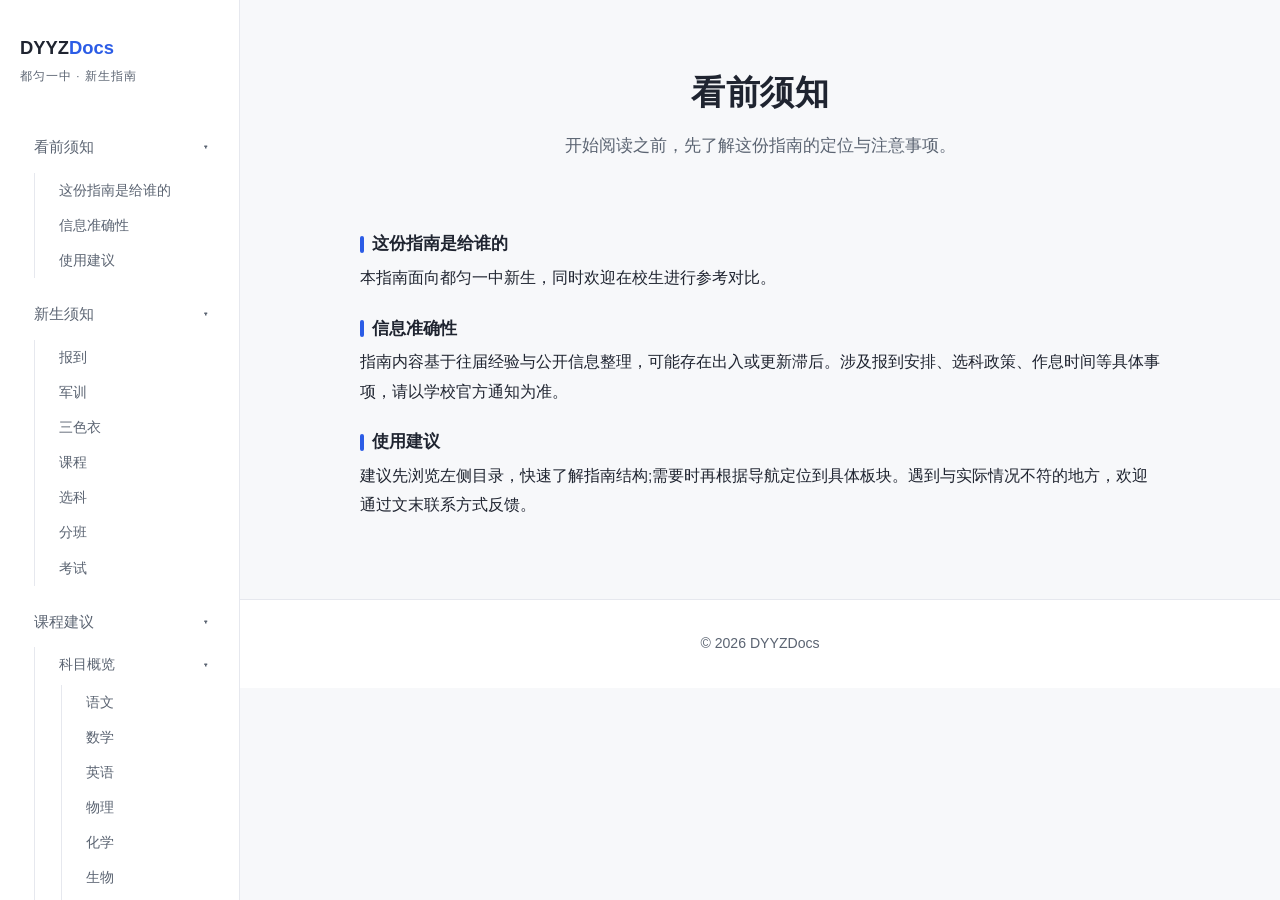
<file: preread.html>
﻿<!DOCTYPE html>
<html lang="zh-CN">
<head>
<meta charset="UTF-8">
<meta name="viewport" content="width=device-width, initial-scale=1.0">
<meta name="description" content="都匀一中新生指南 · 看前须知">
<title>看前须知 - DYYZDocs</title>
<link rel="icon" href="favicon.ico" type="image/x-icon">
<link rel="stylesheet" href="style.css">
</head>
<body><!-- ===== 左侧导航栏 ===== -->
<nav id="sideNav">
  <div class="inner">
    <div class="nav-head">
      <a href="index.html" class="logo">DYYZ<span>Docs</span></a>
      <button class="nav-close" onclick="closeNav()" aria-label="关闭菜单">✕</button>
    </div>
    <div class="nav-tag">都匀一中 · 新生指南</div>
    <ul class="nav-links" id="navLinks">
      <li class="nav-group open">
        <div class="nav-group-head">
          <a href="preread.html">看前须知</a>
          <button class="nav-group-toggle" onclick="toggleGroup(this)" aria-label="折叠">▸</button>
        </div>
        <ul class="nav-sublinks">
          <li><a href="preread.html#preread-audience">这份指南是给谁的</a></li>
          <li><a href="preread.html#preread-accuracy">信息准确性</a></li>
          <li><a href="preread.html#preread-howto">使用建议</a></li>
        </ul>
      </li>
      <li class="nav-group open">
        <div class="nav-group-head">
          <a href="essentials.html">新生须知</a>
          <button class="nav-group-toggle" onclick="toggleGroup(this)" aria-label="折叠">▸</button>
        </div>
        <ul class="nav-sublinks">
          <li><a href="essentials.html#es-report">报到</a></li>
          <li><a href="essentials.html#es-military">军训</a></li>
          <li><a href="essentials.html#es-uniform">三色衣</a></li>
          <li><a href="essentials.html#es-course">课程</a></li>
          <li><a href="essentials.html#es-subject">选科</a></li>
          <li><a href="essentials.html#es-class">分班</a></li>
          <li><a href="essentials.html#es-exam">考试</a></li>
        </ul>
      </li>
      <li class="nav-group open">
        <div class="nav-group-head">
          <a href="courses.html">课程建议</a>
          <button class="nav-group-toggle" onclick="toggleGroup(this)" aria-label="折叠">▸</button>
        </div>
        <ul class="nav-sublinks">
          <li class="nav-group open">
            <div class="nav-group-head">
              <a href="courses.html#course-subjects">科目概览</a>
              <button class="nav-group-toggle" onclick="toggleGroup(this)" aria-label="折叠">▸</button>
            </div>
            <ul class="nav-sublinks">
              <li><a href="courses.html#sub-yuwen">语文</a></li>
              <li><a href="courses.html#sub-shuxue">数学</a></li>
              <li><a href="courses.html#sub-yingyu">英语</a></li>
              <li><a href="courses.html#sub-wuli">物理</a></li>
              <li><a href="courses.html#sub-huaxue">化学</a></li>
              <li><a href="courses.html#sub-shengwu">生物</a></li>
              <li><a href="courses.html#sub-zhengzhi">政治</a></li>
              <li><a href="courses.html#sub-lishi">历史</a></li>
              <li><a href="courses.html#sub-dili">地理</a></li>
            </ul>
          </li>
          <li><a href="courses.html#course-select">选科建议</a></li>
          <li><a href="courses.html#course-score">赋分制度</a></li>
        </ul>
      </li>
      <li class="nav-group open">
        <div class="nav-group-head">
          <a href="life.html">校园生活</a>
          <button class="nav-group-toggle" onclick="toggleGroup(this)" aria-label="折叠">▸</button>
        </div>
        <ul class="nav-sublinks">
          <li><a href="life.html#life-canteen">食堂与餐饮</a></li>
          <li><a href="life.html#life-dorm">宿舍生活</a></li>
          <li><a href="life.html#life-day">走读</a></li>
          <li><a href="life.html#life-schedule">作息时间</a></li>
          <li><a href="life.html#life-sports">运动场地</a></li>
          <li><a href="life.html#life-club">社团与活动</a></li>
          <li><a href="life.html#life-library">图书馆</a></li>
        </ul>
      </li>
      <li class="nav-group open">
        <div class="nav-group-head">
          <a href="faq.html">常见问题</a>
          <button class="nav-group-toggle" onclick="toggleGroup(this)" aria-label="折叠">▸</button>
        </div>
        <ul class="nav-sublinks">
          <li><a href="faq.html#faq-dorm">住宿如何分配?</a></li>
          <li><a href="faq.html#faq-canteen">食堂如何收费?</a></li>
          <li><a href="faq.html#faq-help">遇到问题找谁?</a></li>
        </ul>
      </li>
      <li class="nav-group open">
        <div class="nav-group-head">
          <a href="about.html">关于我们</a>
          <button class="nav-group-toggle" onclick="toggleGroup(this)" aria-label="折叠">▸</button>
        </div>
        <ul class="nav-sublinks">
          <li><a href="about.html#au-qqgroup">QQ群</a></li>
          <li><a href="about.html#au-editor">编辑人</a></li>
        </ul>
      </li>
    </ul>
    <div class="nav-foot">
      <button class="sidebar-collapse" onclick="toggleSidebar()" aria-label="收起侧边栏">« 收起侧边栏</button>
    </div>
  </div>
</nav>

<!-- 移动端:打开按钮 + 遮罩;桌面端:侧边栏收起后浮现的展开按钮 -->
<button class="hamburger" onclick="openNav()" aria-label="打开菜单">☰</button>
<button class="sidebar-open" onclick="toggleSidebar()" aria-label="展开侧边栏">»</button>
<div class="overlay" id="overlay" onclick="closeNav()"></div><header class="page-hero" id="top">
  <div class="container">
    <h1>看前须知</h1>
    <p class="subtitle">开始阅读之前，先了解这份指南的定位与注意事项。</p>
  </div>
</header><main>
<section id="preread">
  <div class="container">
    <div class="plain-text">
      <h4 id="preread-audience">这份指南是给谁的</h4>
      <p>本指南面向都匀一中新生，同时欢迎在校生进行参考对比。</p>
      <h4 id="preread-accuracy">信息准确性</h4>
      <p>指南内容基于往届经验与公开信息整理，可能存在出入或更新滞后。涉及报到安排、选科政策、作息时间等具体事项，请以学校官方通知为准。</p>
      <h4 id="preread-howto">使用建议</h4>
      <p>建议先浏览左侧目录，快速了解指南结构;需要时再根据导航定位到具体板块。遇到与实际情况不符的地方，欢迎通过文末联系方式反馈。</p>
    </div>
  </div>
</section></main><footer>
  © 2026 DYYZDocs
</footer>

<script src="script.js"></script>
</body>
</html>
</file>
<file: style.css>
:root {
  --bg: #f7f8fa;
  --surface: #ffffff;
  --text: #1f2430;
  --text-muted: #5b6472;
  --primary: #2b5ce6;
  --primary-dark: #1f4ac7;
  --accent: #0f9d8f;
  --border: #e6e8ee;
  --shadow: 0 6px 24px rgba(31, 36, 48, .08);
  --maxw: 1080px;
}

* { margin: 0; padding: 0; box-sizing: border-box; }

html { scroll-behavior: smooth; }

body {
  font-family: "PingFang SC", "Microsoft YaHei", "Helvetica Neue", Arial, sans-serif;
  background: var(--bg);
  color: var(--text);
  line-height: 1.7;
  -webkit-font-smoothing: antialiased;
  margin-left: 240px; /* 为左侧导航留出空间 */
  transition: margin-left .3s ease;
}

a { color: var(--primary); text-decoration: none; }
img { max-width: 100%; display: block; }
.container { max-width: var(--maxw); margin: 0 auto; padding: 0 24px; }

/* ---------- 左侧导航栏 ---------- */
nav {
  position: fixed; top: 0; left: 0; bottom: 0; z-index: 100;
  width: 240px;
  background: var(--surface);
  border-right: 1px solid var(--border);
  transition: transform .3s ease;
}
nav .inner {
  height: 100%; padding: 32px 20px;
  display: flex; flex-direction: column; align-items: stretch;
  overflow-y: auto; scrollbar-width: thin; scrollbar-color: var(--border) transparent;
}
nav .inner::-webkit-scrollbar { width: 6px; }
nav .inner::-webkit-scrollbar-thumb { background: var(--border); border-radius: 3px; }
.nav-head { display: flex; align-items: center; justify-content: space-between; }
.logo { font-weight: 700; font-size: 1.15rem; color: var(--text); }
.logo span { color: var(--primary); }
.nav-tag {
  margin-top: 4px; font-size: .72rem; color: var(--text-muted);
  letter-spacing: 1px;
}
.nav-links { list-style: none; display: flex; flex-direction: column; gap: 4px; margin-top: 36px; }
.nav-links a {
  display: block; padding: 11px 14px; border-radius: 10px;
  color: var(--text-muted); font-size: .95rem; transition: all .2s;
}
.nav-links a:hover { color: var(--primary); background: #eef1ff; }
.nav-sublinks {
  list-style: none; margin: 2px 0 8px 14px; padding-left: 12px;
  border-left: 1px solid var(--border);
}
.nav-sublinks a {
  display: block; padding: 6px 12px; border-radius: 8px;
  font-size: .85rem; color: var(--text-muted); transition: all .2s;
}
.nav-sublinks a:hover { color: var(--primary); background: #f0f3ff; }

/* 侧边栏可折叠分组 */
.nav-group > .nav-sublinks { display: none; }
.nav-group.open > .nav-sublinks { display: block; }
.nav-group-head { display: flex; align-items: center; gap: 4px; }
.nav-group-head > a { flex: 1; }
.nav-group-toggle {
  background: none; border: none; cursor: pointer; flex-shrink: 0;
  color: var(--text-muted); font-size: .75rem; padding: 10px 10px;
  border-radius: 8px; line-height: 1; transition: all .2s;
}
.nav-group-toggle:hover { color: var(--primary); background: var(--bg); }
.nav-group.open > .nav-group-head .nav-group-toggle { transform: rotate(90deg); }

/* 侧边栏整体收起/展开 */
.nav-foot { margin-top: auto; padding-top: 16px; border-top: 1px solid var(--border); }
.sidebar-collapse {
  display: none; width: 100%; padding: 10px; border: none; background: none; cursor: pointer;
  color: var(--text-muted); border-radius: 8px; font-size: .88rem;
  align-items: center; justify-content: center; gap: 6px; transition: all .2s;
}
.sidebar-collapse:hover { color: var(--primary); background: var(--bg); }
.sidebar-open {
  display: none; align-items: center; justify-content: center;
  position: fixed; top: 14px; left: 14px; z-index: 110;
  width: 44px; height: 44px; border-radius: 12px;
  background: var(--surface); border: 1px solid var(--border);
  font-size: 1.1rem; color: var(--text); box-shadow: var(--shadow); cursor: pointer;
}
@media (min-width: 769px) {
  .sidebar-collapse { display: flex; }
  body.nav-collapsed .sidebar-open { display: flex; }
  body.nav-collapsed { margin-left: 0; }
  body.nav-collapsed nav { transform: translateX(-100%); }
}

/* 桌面端隐藏:汉堡按钮 / 关闭按钮 / 遮罩层(移动端用) */
.hamburger, .nav-close { display: none; background: none; border: none; cursor: pointer; }
.overlay { display: none; position: fixed; inset: 0; z-index: 95; background: rgba(0,0,0,.35); }
.overlay.show { display: block; }

/* ---------- Hero ---------- */
header.hero {
  padding: 90px 0 70px;
  text-align: center;
}
.avatar {
  width: 110px; height: 110px; margin: 0 auto 24px;
  border-radius: 50%;
  background: linear-gradient(135deg, var(--primary), var(--accent));
  display: flex; align-items: center; justify-content: center;
  color: #fff; font-size: 2.6rem; font-weight: 700;
  box-shadow: var(--shadow);
}
.hero h1 { font-size: 2.6rem; letter-spacing: .5px; }
.hero .subtitle { margin-top: 12px; font-size: 1.2rem; color: var(--text-muted); }
.hero .intro { max-width: 660px; margin: 20px auto 0; color: var(--text-muted); }
.hero-actions { margin-top: 32px; display: flex; gap: 14px; justify-content: center; flex-wrap: wrap; }
.school-aerial {
  max-width: 760px; width: 100%; margin: 36px auto 0;
  border-radius: 14px; box-shadow: var(--shadow);
}
.school-aerial-cap { margin-top: 10px; font-size: .9rem; color: var(--text-muted); }
.btn {
  display: inline-block; padding: 12px 28px; border-radius: 999px;
  font-size: .98rem; font-weight: 600; transition: all .2s; cursor: pointer;
  border: 1px solid transparent;
}
.btn-primary { background: var(--primary); color: #fff; }
.btn-primary:hover { background: var(--primary-dark); }
.btn-ghost { background: transparent; color: var(--text); border-color: var(--border); }
.btn-ghost:hover { border-color: var(--primary); color: var(--primary); }

/* ---------- 通用区块 ---------- */
section { padding: 80px 0; }
.section-title {
  text-align: center; font-size: 1.9rem; margin-bottom: 14px; font-weight: 700;
}
.section-sub {
  text-align: center; color: var(--text-muted); max-width: 560px;
  margin: 0 auto 48px; font-size: .98rem;
}

/* ---------- 小板块标题(课程建议内) ---------- */
.sub-title {
  text-align: center; font-size: 1.35rem; font-weight: 700;
  margin: 56px 0 8px; letter-spacing: .5px;
}
.sub-title:first-of-type { margin-top: 0; }
.sub-title .num { color: var(--primary); margin-right: 8px; }
.sub-sub {
  text-align: center; color: var(--text-muted); max-width: 560px;
  margin: 0 auto 36px; font-size: .95rem;
}

/* ---------- 正文:副标题 + 内容 ---------- */
.plain-text { max-width: 800px; margin: 0 auto; }
.plain-text h4 {
  display: flex; align-items: center; gap: 8px;
  font-size: 1.05rem; font-weight: 700; margin: 22px 0 4px;
}
.plain-text h4::before {
  content: ""; width: 4px; height: 1em; border-radius: 2px;
  background: var(--primary); flex-shrink: 0;
}
.plain-text h4:first-child { margin-top: 0; }
.plain-text p { margin-bottom: 16px; font-size: .97rem; line-height: 1.9; color: var(--text); }

/* ---------- 页脚 ---------- */
footer { padding: 32px 0; text-align: center; color: var(--text-muted); font-size: .88rem; border-top: 1px solid var(--border); background: var(--surface); }

/* ---------- 响应式 ---------- */
@media (max-width: 768px) {
  body { margin-left: 0; }

  /* 抽屉式侧边导航 */
  nav {
    width: 260px; transform: translateX(-100%);
    transition: transform .3s ease;
  }
  nav.open { transform: translateX(0); box-shadow: 6px 0 24px rgba(0,0,0,.12); }
  .nav-links { margin-top: 24px; }

  /* 悬浮的打开按钮 */
  .hamburger {
    display: flex; align-items: center; justify-content: center;
    position: fixed; top: 14px; left: 14px; z-index: 110;
    width: 44px; height: 44px; border-radius: 12px;
    background: var(--surface); border: 1px solid var(--border);
    font-size: 1.3rem; color: var(--text); box-shadow: var(--shadow);
  }
  /* 侧边栏内的关闭按钮 */
  .nav-close {
    display: flex; align-items: center; justify-content: center;
    width: 36px; height: 36px; border-radius: 8px;
    font-size: 1rem; color: var(--text-muted);
  }
  .nav-close:hover { color: var(--text); background: var(--bg); }

  header.hero { padding: 100px 0 60px; }
  .hero h1 { font-size: 2rem; }
  .section-title { font-size: 1.6rem; }
}

/* ================= 多页面拆分后新增样式 ================= */

/* 子页面页头 */
.page-hero { padding: 64px 0 30px; text-align: center; }
.page-hero h1 { font-size: 2.1rem; letter-spacing: .5px; }
.page-hero .subtitle { margin-top: 10px; font-size: 1.08rem; color: var(--text-muted); }

/* 子页面正文间距 */
main section { padding: 40px 0 64px; }

/* 卡片网格(板块导航 / 科目概览 / 课程建议) */
.cards {
  display: grid;
  grid-template-columns: repeat(auto-fill, minmax(280px, 1fr));
  gap: 20px;
  max-width: 900px;
  margin: 0 auto;
}
.card {
  display: block;
  background: var(--surface);
  border: 1px solid var(--border);
  border-radius: 14px;
  padding: 24px;
  box-shadow: var(--shadow);
  transition: transform .25s, box-shadow .25s, border-color .25s;
}
.card:hover {
  transform: translateY(-4px);
  border-color: var(--primary);
  box-shadow: 0 10px 28px rgba(31, 36, 48, .14);
}
.card h3 {
  font-size: 1.08rem;
  margin-bottom: 8px;
  color: var(--text);
}
.card p {
  font-size: .92rem;
  color: var(--text-muted);
  margin: 0;
}

/* 编辑人列表(名字 + 头像) */
.editors {
  display: flex;
  flex-wrap: wrap;
  gap: 16px;
  margin-top: 18px;
}
.editor {
  display: flex;
  align-items: center;
  gap: 10px;
  background: var(--surface);
  border: 1px solid var(--border);
  border-radius: 12px;
  padding: 10px 16px 10px 10px;
  color: var(--text);
  transition: all .2s;
}
.editor:hover { border-color: var(--primary); box-shadow: var(--shadow); }
.editor img { width: 44px; height: 44px; border-radius: 50%; }
.editor span { font-size: .92rem; font-weight: 600; }

@media (max-width: 768px) {
  .page-hero { padding: 96px 0 24px; }
  .page-hero h1 { font-size: 1.7rem; }
}
</file>
